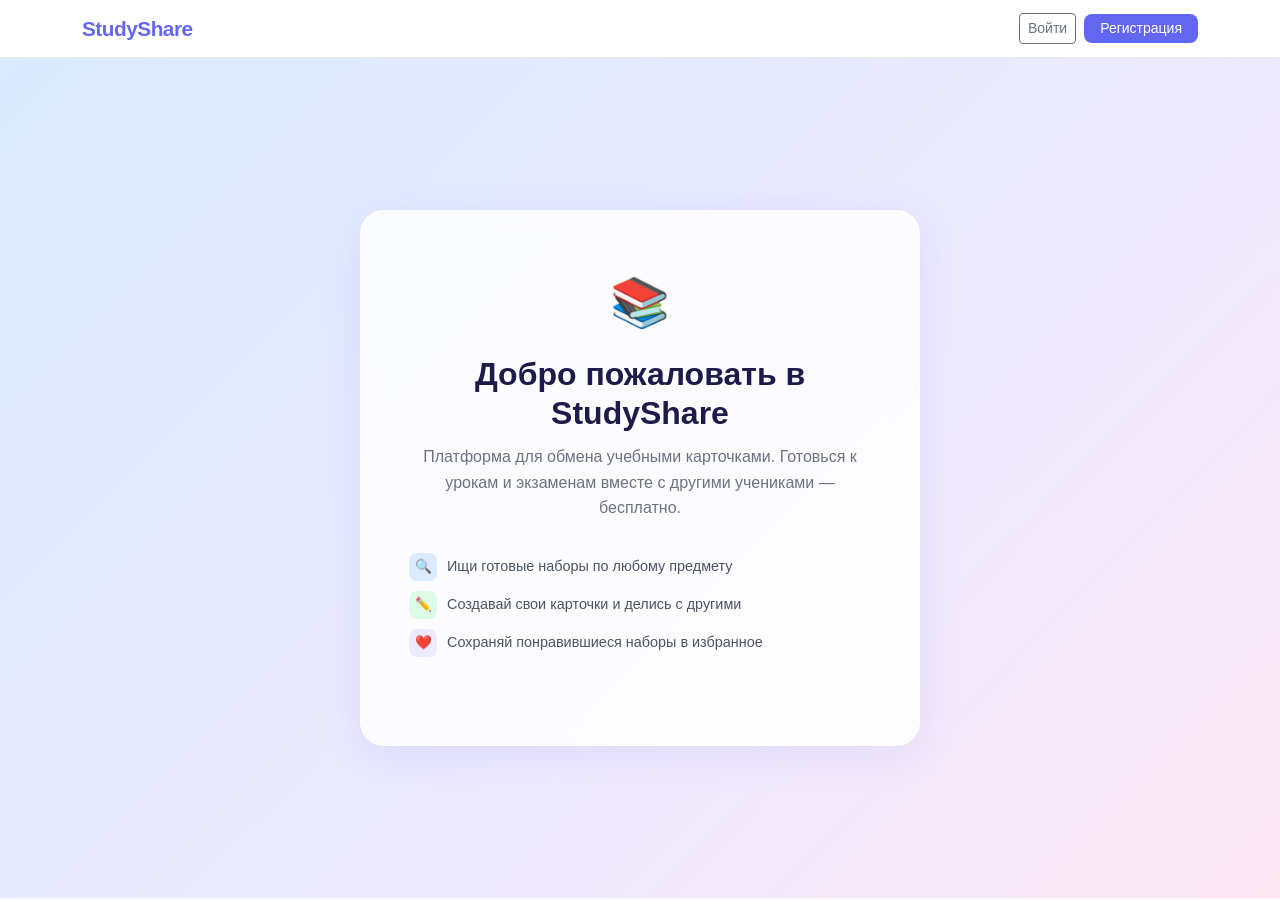
<file: frontend/index.html>
<!DOCTYPE html>
<html lang="ru">
<head>
  <meta charset="UTF-8">
  <meta name="viewport" content="width=device-width, initial-scale=1.0">
  <title>StudyShare</title>
  <link href="https://cdn.jsdelivr.net/npm/bootstrap@5.3.0/dist/css/bootstrap.min.css" rel="stylesheet">
  <link href="style.css" rel="stylesheet">
  <style>
    /* Лендинг для незалогиненных */
    .landing-section {
      min-height: calc(100vh - 60px);
      display: flex;
      align-items: center;
      background: linear-gradient(135deg, var(--pastel-blue) 0%, var(--pastel-purple) 60%, var(--pastel-pink) 100%);
    }

    .landing-card {
      background: rgba(255,255,255,0.85);
      backdrop-filter: blur(10px);
      border: 1.5px solid rgba(255,255,255,0.9);
      border-radius: 24px;
      padding: 56px 48px;
      max-width: 560px;
      margin: 0 auto;
      box-shadow: 0 8px 40px rgba(99,102,241,0.1);
    }

    .landing-emoji {
      font-size: 3rem;
      margin-bottom: 16px;
      display: block;
    }

    .landing-card h1 {
      font-size: 2rem;
      font-weight: 800;
      color: var(--text-main);
      line-height: 1.2;
      margin-bottom: 12px;
    }

    .landing-card p {
      color: #6b7280;
      font-size: 1rem;
      line-height: 1.6;
      margin-bottom: 32px;
    }

    .landing-features {
      display: flex;
      flex-direction: column;
      gap: 10px;
      margin-bottom: 32px;
    }

    .landing-feature {
      display: flex;
      align-items: center;
      gap: 10px;
      font-size: 0.9rem;
      color: #4b5563;
    }

    .landing-feature-icon {
      width: 28px;
      height: 28px;
      border-radius: 8px;
      display: flex;
      align-items: center;
      justify-content: center;
      font-size: 0.85rem;
      flex-shrink: 0;
    }

    @media (max-width: 576px) {
      .landing-card {
        padding: 36px 24px;
        margin: 20px;
      }
      .landing-card h1 {
        font-size: 1.6rem;
      }
    }
  </style>
</head>
<body>

  <!-- Navbar -->
  <nav class="navbar navbar-expand-lg">
    <div class="container">
      <a class="navbar-brand" href="index.html">StudyShare</a>
      <div class="ms-auto d-flex gap-2 align-items-center" id="nav-auth">
        <a href="login.html" class="btn btn-outline-secondary btn-sm">Войти</a>
        <a href="register.html" class="btn btn-accent btn-sm px-3">Регистрация</a>
      </div>
      <div class="ms-auto d-flex gap-2 align-items-center" id="nav-user" style="display:none!important">
        <a href="profile.html" class="btn btn-outline-secondary btn-sm">Мой профиль</a>
        <button onclick="logout()" class="btn btn-accent btn-sm px-3">Выйти</button>
      </div>
    </div>
  </nav>

  <!-- Лендинг для незалогиненных -->
  <section class="landing-section" id="landing">
    <div class="container">
      <div class="landing-card text-center">
        <span class="landing-emoji">📚</span>
        <h1>Добро пожаловать в StudyShare</h1>
        <p>Платформа для обмена учебными карточками. Готовься к урокам и экзаменам вместе с другими учениками — бесплатно.</p>

        <div class="landing-features text-start">
          <div class="landing-feature">
            <div class="landing-feature-icon" style="background:var(--pastel-blue)">🔍</div>
            <span>Ищи готовые наборы по любому предмету</span>
          </div>
          <div class="landing-feature">
            <div class="landing-feature-icon" style="background:var(--pastel-green)">✏️</div>
            <span>Создавай свои карточки и делись с другими</span>
          </div>
          <div class="landing-feature">
            <div class="landing-feature-icon" style="background:var(--pastel-purple)">❤️</div>
            <span>Сохраняй понравившиеся наборы в избранное</span>
          </div>
        </div>
      </div>
    </div>
  </section>

  <!-- Главная для залогиненных -->
  <div id="main-content" style="display:none">

    <!-- Hero -->
    <section class="hero-section text-center">
      <div class="container">
        <h1 class="display-5 fw-bold mb-2">Учись с карточками</h1>
        <p class="text-muted mb-4" style="color:#4b5563!important">Бесплатные наборы от таких же школьников и студентов</p>
        <div class="search-bar mx-auto">
          <div class="input-group">
            <input type="text" class="form-control form-control-lg" id="search-input" placeholder="Поиск по названию набора...">
            <button class="btn" id="search-btn">Найти</button>
          </div>
        </div>
      </div>
    </section>

    <!-- Filters -->
    <section class="py-3 border-bottom bg-white">
      <div class="container d-flex flex-wrap gap-2 align-items-center">
        <span class="text-muted small me-1">Предмет:</span>
        <div id="subject-filters" class="d-flex flex-wrap gap-2">
          <span class="badge-filter active" data-subject="">Все</span>
        </div>
        <div class="ms-auto">
          <select class="form-select form-select-sm w-auto" id="grade-select">
            <option value="">Все классы</option>
            <option>5 класс</option>
            <option>6 класс</option>
            <option>7 класс</option>
            <option>8 класс</option>
            <option>9 класс</option>
            <option>10 класс</option>
            <option>11 класс</option>
            <option>1 курс</option>
            <option>2 курс</option>
            <option>3 курс</option>
            <option>4 курс</option>
          </select>
        </div>
      </div>
    </section>

    <!-- Sets -->
    <section class="py-5">
      <div class="container">
        <div class="d-flex justify-content-between align-items-center mb-4 flex-wrap gap-2">
          <h5 class="mb-0 fw-semibold">Наборы карточек</h5>
          <select class="form-select form-select-sm w-auto" id="sort-select">
            <option value="popular">По популярности</option>
            <option value="new">По дате</option>
          </select>
        </div>
        <div id="sets-container" class="row g-3">
          <div class="col-12 text-center text-muted py-5">Загрузка...</div>
        </div>
      </div>
    </section>

    <footer class="border-top py-4 text-center text-muted small">
      © 2025 StudyShare
    </footer>

  </div>

  <script src="https://cdn.jsdelivr.net/npm/bootstrap@5.3.0/dist/js/bootstrap.bundle.min.js"></script>
  <script src="api.js"></script>
  <script>
    let currentSubject = '';
    let currentSearch = '';
    let currentSort = 'popular';
    let currentGrade = '';

    const user = getCurrentUser();

    updateNavbar();

    if (user) {
      // Залогинен — показываем основной контент
      document.getElementById('landing').style.display = 'none';
      document.getElementById('main-content').style.display = 'block';
      updateNavbar();
      initMain();
    } else {
      // Не залогинен — показываем лендинг
      document.getElementById('landing').style.display = 'flex';
      document.getElementById('main-content').style.display = 'none';
    }

    async function loadSubjectFilters() {
      try {
        const subjects = await apiRequest('GET', '/sets/subjects');
        const container = document.getElementById('subject-filters');
        container.innerHTML = '<span class="badge-filter active" data-subject="">Все</span>';
        subjects.forEach(s => {
          const span = document.createElement('span');
          span.className = 'badge-filter';
          span.dataset.subject = s;
          span.textContent = s;
          container.appendChild(span);
        });
        // Переподключаем обработчики
        container.querySelectorAll('.badge-filter').forEach(btn => {
          btn.addEventListener('click', () => {
            container.querySelectorAll('.badge-filter').forEach(b => b.classList.remove('active'));
            btn.classList.add('active');
            currentSubject = btn.dataset.subject;
            loadSets();
          });
        });
      } catch(e) {}
    }

    function initMain() {
      loadSubjectFilters();

      document.querySelectorAll('.badge-filter').forEach(btn => {
        btn.addEventListener('click', () => {
          document.querySelectorAll('.badge-filter').forEach(b => b.classList.remove('active'));
          btn.classList.add('active');
          currentSubject = btn.dataset.subject;
          loadSets();
        });
      });

      document.getElementById('search-btn').addEventListener('click', () => {
        currentSearch = document.getElementById('search-input').value.trim();
        loadSets();
      });

      // Поиск в реальном времени с задержкой 300мс
      let searchTimer = null;
      document.getElementById('search-input').addEventListener('input', e => {
        clearTimeout(searchTimer);
        searchTimer = setTimeout(() => {
          currentSearch = e.target.value.trim();
          loadSets();
        }, 300);
      });

      document.getElementById('search-input').addEventListener('keydown', e => {
        if (e.key === 'Enter') {
          clearTimeout(searchTimer);
          currentSearch = e.target.value.trim();
          loadSets();
        }
      });

      document.getElementById('sort-select').addEventListener('change', e => {
        currentSort = e.target.value;
        loadSets();
      });

      document.getElementById('grade-select').addEventListener('change', e => {
        currentGrade = e.target.value;
        loadSets();
      });

      loadSets();
    }

    async function loadSets() {
      const container = document.getElementById('sets-container');
      container.innerHTML = '<div class="col-12 text-center text-muted py-5">Загрузка...</div>';

      try {
        let url = '/sets/?sort=' + currentSort;
        if (currentSubject) url += '&subject=' + encodeURIComponent(currentSubject);
        if (currentSearch) url += '&search=' + encodeURIComponent(currentSearch);
        if (currentGrade) url += '&grade=' + encodeURIComponent(currentGrade);

        const sets = await apiRequest('GET', url);

        if (sets.length === 0) {
          container.innerHTML = '<div class="col-12 text-center text-muted py-5">Наборов пока нет — <a href="create.html">создай первый!</a></div>';
          return;
        }

        container.innerHTML = sets.map(s => {
          const liked = localStorage.getItem('liked_' + s.id) === '1';
          return `
            <div class="col-sm-6 col-md-4 col-lg-3">
              <div class="set-card">
                <a href="set.html?id=${s.id}" class="text-decoration-none d-block">
                  <div class="set-card-subject ${getSubjectClass(s.subject)}">${escapeHtml(s.subject)}${s.grade ? ' · ' + escapeHtml(s.grade) : ''}</div>
                  <div class="set-card-title">${escapeHtml(s.title)}</div>
                </a>
                <div class="set-card-meta">
                  <span>${cardWord(s.cards_count)}</span>
                  <button class="like-btn-small ${liked ? 'liked' : ''}" onclick="toggleLikeCard(this, ${s.id})" data-count="${s.likes_count}" style="${liked ? 'color:#a21caf' : ''}">
                    ${liked ? '❤️' : '🤍'} <span class="like-num">${s.likes_count}</span>
                  </button>
                </div>
                <div class="set-card-author">@${escapeHtml(s.author_username)}</div>
              </div>
            </div>
          `;
        }).join('');
      } catch (e) {
        container.innerHTML = '<div class="col-12 text-center text-muted py-5">Ошибка загрузки</div>';
      }
    }

    async function toggleLikeCard(btn, setId) {
      const liked = localStorage.getItem('liked_' + setId) === '1';
      const action = liked ? 'remove' : 'add';
      try {
        const res = await apiRequest('POST', '/sets/' + setId + '/favorite', { action });
        const newLiked = !liked;
        localStorage.setItem('liked_' + setId, newLiked ? '1' : '0');
        btn.querySelector('.like-num').textContent = res.likes_count;
        btn.dataset.count = res.likes_count;
        if (newLiked) {
          btn.classList.add('liked');
          btn.style.color = '#a21caf';
          btn.firstChild.textContent = '❤️ ';
        } else {
          btn.classList.remove('liked');
          btn.style.color = '';
          btn.firstChild.textContent = '🤍 ';
        }
      } catch(e) {
        console.error(e);
      }
    }

    function escapeHtml(str) {
      return String(str).replace(/&/g,'&amp;').replace(/</g,'&lt;').replace(/>/g,'&gt;');
    }

    function logout() {
      clearAuth();
      window.location.href = 'index.html';
    }
  </script>
</body>
</html>
</file>
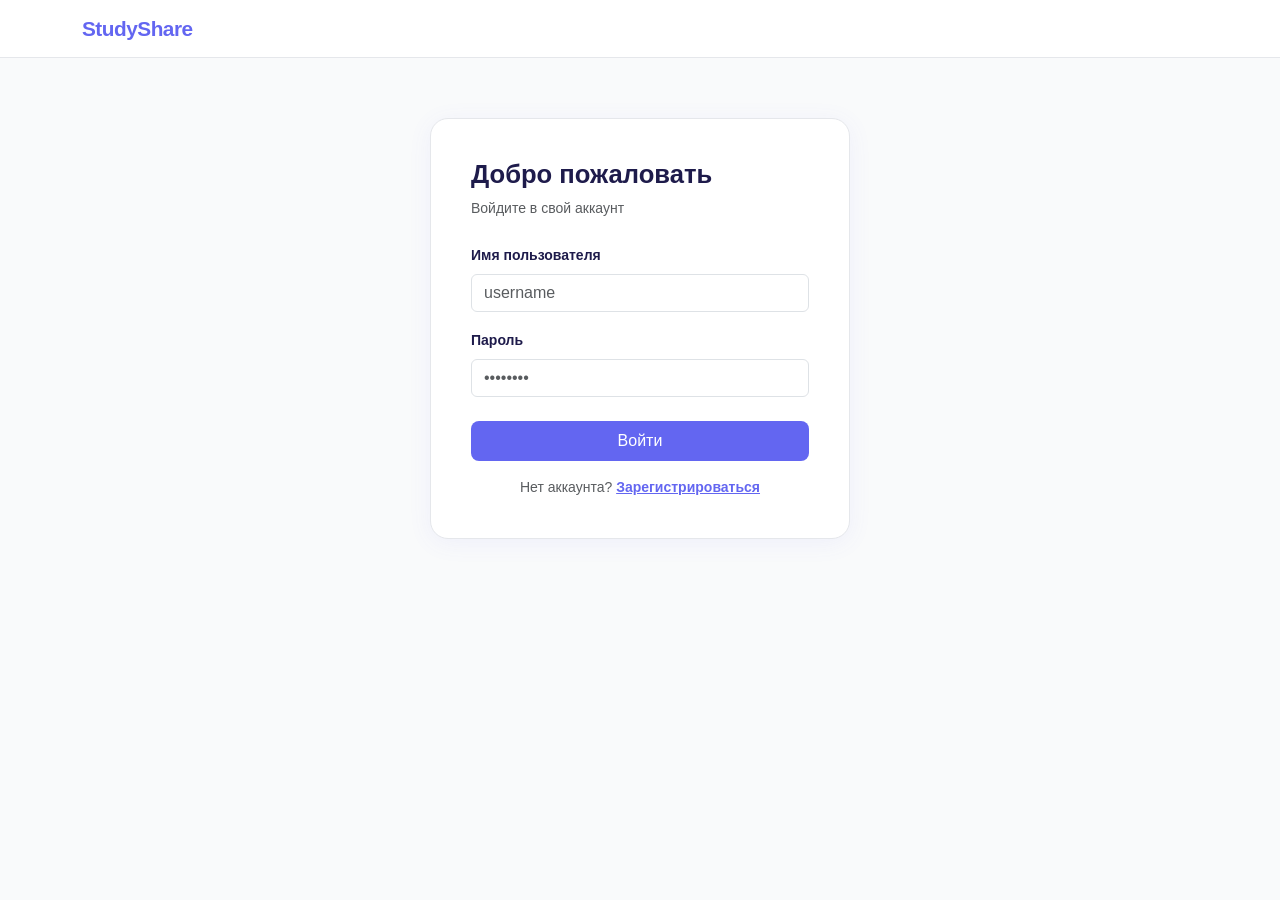
<file: frontend/create.html>
<!DOCTYPE html>
<html lang="ru">
<head>
  <meta charset="UTF-8">
  <meta name="viewport" content="width=device-width, initial-scale=1.0">
  <title>StudyShare — Создать набор</title>
  <link href="https://cdn.jsdelivr.net/npm/bootstrap@5.3.0/dist/css/bootstrap.min.css" rel="stylesheet">
  <link href="style.css" rel="stylesheet">
</head>
<body>

  <nav class="navbar">
    <div class="container d-flex justify-content-between align-items-center">
      <a class="navbar-brand" href="index.html">StudyShare</a>
      <div class="d-flex gap-2">
        <a href="profile.html" class="btn btn-outline-secondary btn-sm">Отмена</a>
        <button class="btn btn-accent btn-sm px-4" id="publish-btn">Опубликовать</button>
      </div>
    </div>
  </nav>

  <div class="container py-5" style="max-width: 720px;">
    <h2 class="fw-bold mb-4" id="page-title">Новый набор</h2>

    <div id="msg" style="display:none" class="mb-3"></div>

    <!-- Мета набора -->
    <div class="bg-white border rounded-3 p-4 mb-4">
      <div class="row g-3">
        <div class="col-md-6">
          <label class="form-label small fw-semibold">Название набора</label>
          <input type="text" class="form-control" id="title" placeholder="Например: Неправильные глаголы">
        </div>
        <div class="col-md-3">
          <label class="form-label small fw-semibold">Предмет</label>
          <select class="form-select" id="subject">
            <option value="">Выбрать...</option>
          </select>
          <div class="mt-2" id="new-subject-block" style="display:none">
            <input type="text" class="form-control form-control-sm" id="new-subject-input" placeholder="Название предмета">
          </div>
          <div class="mt-1">
            <a href="#" class="small" style="color:var(--accent)" onclick="toggleNewSubject(event)">+ Добавить новый предмет</a>
          </div>
        </div>
        <div class="col-md-3">
          <label class="form-label small fw-semibold">Класс</label>
          <select class="form-select" id="grade">
            <option value="">Выбрать...</option>
            <option>5 класс</option>
            <option>6 класс</option>
            <option>7 класс</option>
            <option>8 класс</option>
            <option>9 класс</option>
            <option>10 класс</option>
            <option>11 класс</option>
            <option>1 курс</option>
            <option>2 курс</option>
            <option>3 курс</option>
            <option>4 курс</option>
          </select>
        </div>
      </div>
    </div>

    <!-- Карточки -->
    <h6 class="fw-semibold mb-3" style="color:var(--text-muted)">Карточки</h6>
    <div id="cards-list" class="d-flex flex-column gap-2 mb-3"></div>

    <button class="btn btn-outline-secondary w-100 py-2" onclick="addCard()">+ Добавить карточку</button>

    <div class="mt-4 text-end">
      <button class="btn btn-accent px-5 py-2" id="publish-btn2">Опубликовать набор</button>
    </div>
  </div>

  <script src="api.js"></script>
  <script>
    // Если не залогинен — на логин
    if (!getCurrentUser()) window.location.href = 'login.html';

    const params = new URLSearchParams(window.location.search);
    const editId = params.get('edit');
    let cardCount = 0;

    // Загружаем предметы из API
    async function loadSubjects() {
      try {
        const subjects = await apiRequest('GET', '/sets/subjects');
        const select = document.getElementById('subject');
        select.innerHTML = '<option value="">Выбрать...</option>';
        subjects.forEach(s => {
          const opt = document.createElement('option');
          opt.value = s;
          opt.textContent = s;
          select.appendChild(opt);
        });
      } catch(e) {
        // Если не загрузилось — оставляем пустой список
      }
    }

    function toggleNewSubject(e) {
      e.preventDefault();
      const block = document.getElementById('new-subject-block');
      const isVisible = block.style.display !== 'none';
      block.style.display = isVisible ? 'none' : 'block';
      if (!isVisible) {
        document.getElementById('subject').value = '';
        document.getElementById('new-subject-input').focus();
      }
    }

    function getSelectedSubject() {
      const newBlock = document.getElementById('new-subject-block');
      if (newBlock.style.display !== 'none') {
        return document.getElementById('new-subject-input').value.trim();
      }
      return document.getElementById('subject').value;
    }

    loadSubjects();

    // Режим редактирования
    if (editId) {
      document.getElementById('page-title').textContent = 'Редактировать набор';
      document.getElementById('publish-btn').textContent = 'Сохранить';
      document.getElementById('publish-btn2').textContent = 'Сохранить изменения';
      loadForEdit();
    } else {
      addCard();
      addCard();
    }

    async function loadForEdit() {
      try {
        const data = await apiRequest('GET', '/sets/' + editId);
        document.getElementById('title').value = data.title;
        document.getElementById('subject').value = data.subject;
        document.getElementById('grade').value = data.grade || '';
        data.cards.forEach(c => addCard(c.question, c.answer));
      } catch (e) {
        showError('msg', 'Не удалось загрузить набор');
      }
    }

    function addCard(question = '', answer = '') {
      cardCount++;
      const list = document.getElementById('cards-list');
      const div = document.createElement('div');
      div.className = 'create-card-row';
      div.dataset.index = cardCount;
      div.innerHTML = `
        <span class="text-muted small pt-2 fw-semibold" style="min-width:24px;">${cardCount}</span>
        <div class="flex-grow-1">
          <input type="text" class="form-control mb-2 card-question" placeholder="Вопрос" value="${escapeAttr(question)}">
          <input type="text" class="form-control card-answer" placeholder="Ответ" value="${escapeAttr(answer)}">
        </div>
        <button class="btn btn-sm text-muted mt-1" onclick="removeCard(this)" title="Удалить карточку">✕</button>
      `;
      list.appendChild(div);
      if (!question) div.querySelector('.card-question').focus();
    }

    function removeCard(btn) {
      const rows = document.querySelectorAll('.create-card-row');
      if (rows.length <= 1) {
        showError('msg', 'Должна быть хотя бы одна карточка');
        return;
      }
      btn.closest('.create-card-row').remove();
    }

    function getCardsData() {
      const rows = document.querySelectorAll('.create-card-row');
      return Array.from(rows).map(row => ({
        question: row.querySelector('.card-question').value.trim(),
        answer: row.querySelector('.card-answer').value.trim()
      }));
    }

    async function publish() {
      hideMessage('msg');

      const title = document.getElementById('title').value.trim();
      const subject = getSelectedSubject();
      const grade = document.getElementById('grade').value;
      const cards = getCardsData();

      if (!title) { showError('msg', 'Введите название набора'); return; }
      if (!subject) { showError('msg', 'Выберите предмет'); return; }
      if (!grade) { showError('msg', 'Выберите класс'); return; }

      const emptyCard = cards.findIndex(c => !c.question || !c.answer);
      if (emptyCard !== -1) {
        showError('msg', `Карточка ${emptyCard + 1}: заполните вопрос и ответ`);
        return;
      }
      if (cards.length === 0) { showError('msg', 'Добавьте хотя бы одну карточку'); return; }

      const btn = document.getElementById('publish-btn');
      btn.disabled = true;
      btn.textContent = 'Сохраняем...';

      try {
        let result;
        if (editId) {
          result = await apiRequest('PUT', '/sets/' + editId, { title, subject, grade, cards });
        } else {
          result = await apiRequest('POST', '/sets/', { title, subject, grade, cards, username: getCurrentUser()?.username || '' });
        }
        window.location.href = 'set.html?id=' + result.id;
      } catch (e) {
        showError('msg', e.message);
        btn.disabled = false;
        btn.textContent = editId ? 'Сохранить' : 'Опубликовать';
      }
    }

    document.getElementById('publish-btn').addEventListener('click', publish);
    document.getElementById('publish-btn2').addEventListener('click', publish);

    function escapeAttr(str) {
      return String(str || '').replace(/"/g, '&quot;').replace(/</g, '&lt;').replace(/>/g, '&gt;');
    }
  </script>
</body>
</html>
</file>
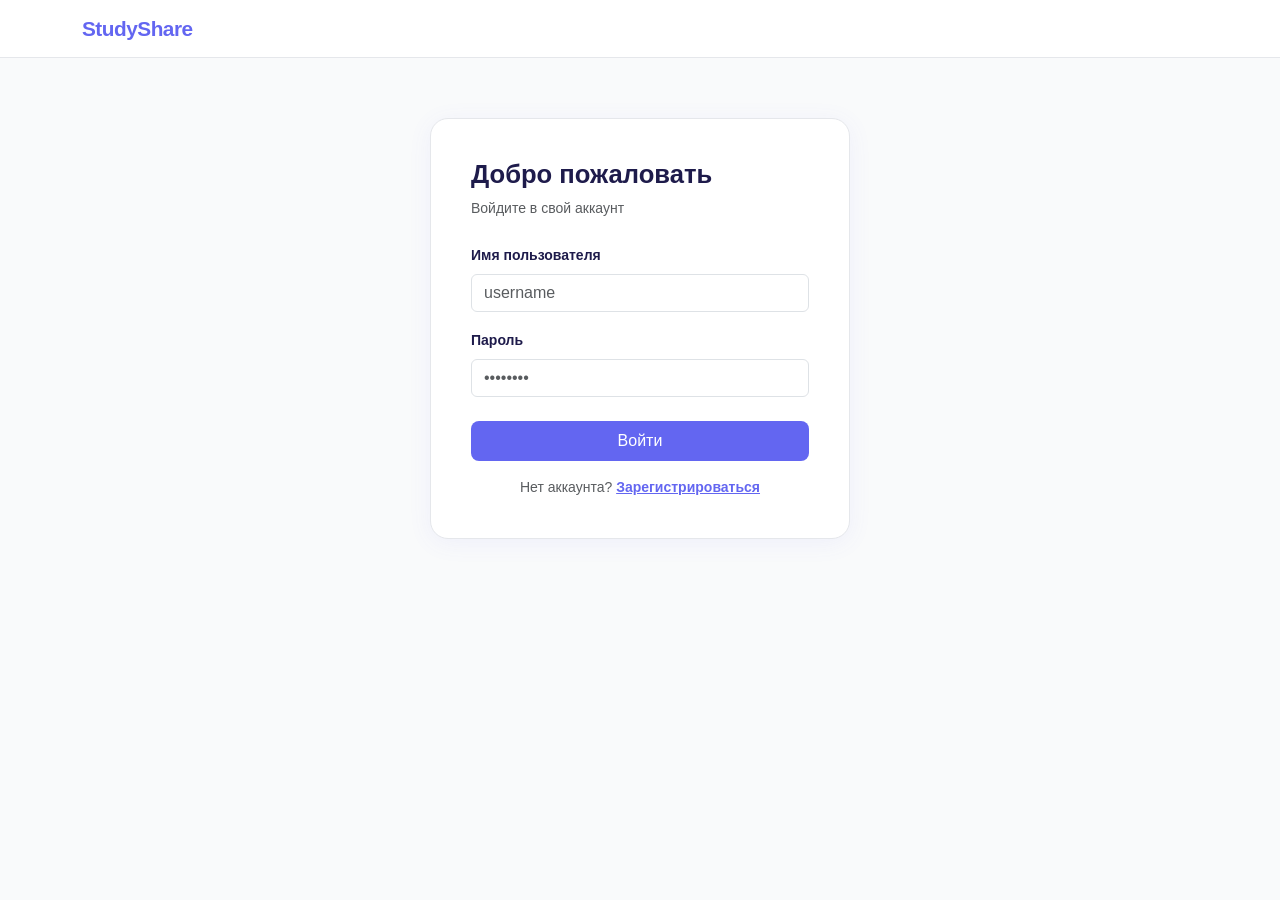
<file: frontend/login.html>
<!DOCTYPE html>
<html lang="ru">
<head>
  <meta charset="UTF-8">
  <meta name="viewport" content="width=device-width, initial-scale=1.0">
  <title>StudyShare — Вход</title>
  <link href="https://cdn.jsdelivr.net/npm/bootstrap@5.3.0/dist/css/bootstrap.min.css" rel="stylesheet">
  <link href="style.css" rel="stylesheet">
</head>
<body>

  <nav class="navbar">
    <div class="container">
      <a class="navbar-brand" href="index.html">StudyShare</a>
    </div>
  </nav>

  <div class="container">
    <div class="auth-card">
      <h2>Добро пожаловать</h2>
      <p class="text-muted small mb-4">Войдите в свой аккаунт</p>

      <div id="msg"></div>

      <div class="mb-3">
        <label class="form-label small fw-semibold">Имя пользователя</label>
        <input type="text" class="form-control" id="username" placeholder="username" autocomplete="username">
      </div>
      <div class="mb-4">
        <label class="form-label small fw-semibold">Пароль</label>
        <input type="password" class="form-control" id="password" placeholder="••••••••" autocomplete="current-password">
      </div>

      <button class="btn btn-accent w-100 mb-3 py-2" id="login-btn">Войти</button>

      <p class="text-center text-muted small mb-0">
        Нет аккаунта? <a href="register.html" class="fw-semibold" style="color:var(--accent)">Зарегистрироваться</a>
      </p>
    </div>
  </div>

  <script src="api.js"></script>
  <script>
    // Если уже залогинен — на главную
    if (getCurrentUser()) window.location.href = 'index.html';

    async function doLogin() {
      hideMessage('msg');
      const username = document.getElementById('username').value.trim();
      const password = document.getElementById('password').value;

      if (!username) { showError('msg', 'Введите имя пользователя'); return; }
      if (!password) { showError('msg', 'Введите пароль'); return; }

      const btn = document.getElementById('login-btn');
      btn.disabled = true;
      btn.textContent = 'Входим...';

      try {
        const data = await apiRequest('POST', '/auth/login', { username, password });
        saveAuth(data.token, data.user);
        window.location.href = 'index.html';
      } catch (e) {
        showError('msg', e.message);
        btn.disabled = false;
        btn.textContent = 'Войти';
      }
    }

    document.getElementById('login-btn').addEventListener('click', doLogin);
    document.getElementById('password').addEventListener('keydown', e => {
      if (e.key === 'Enter') doLogin();
    });
  </script>
</body>
</html>
</file>
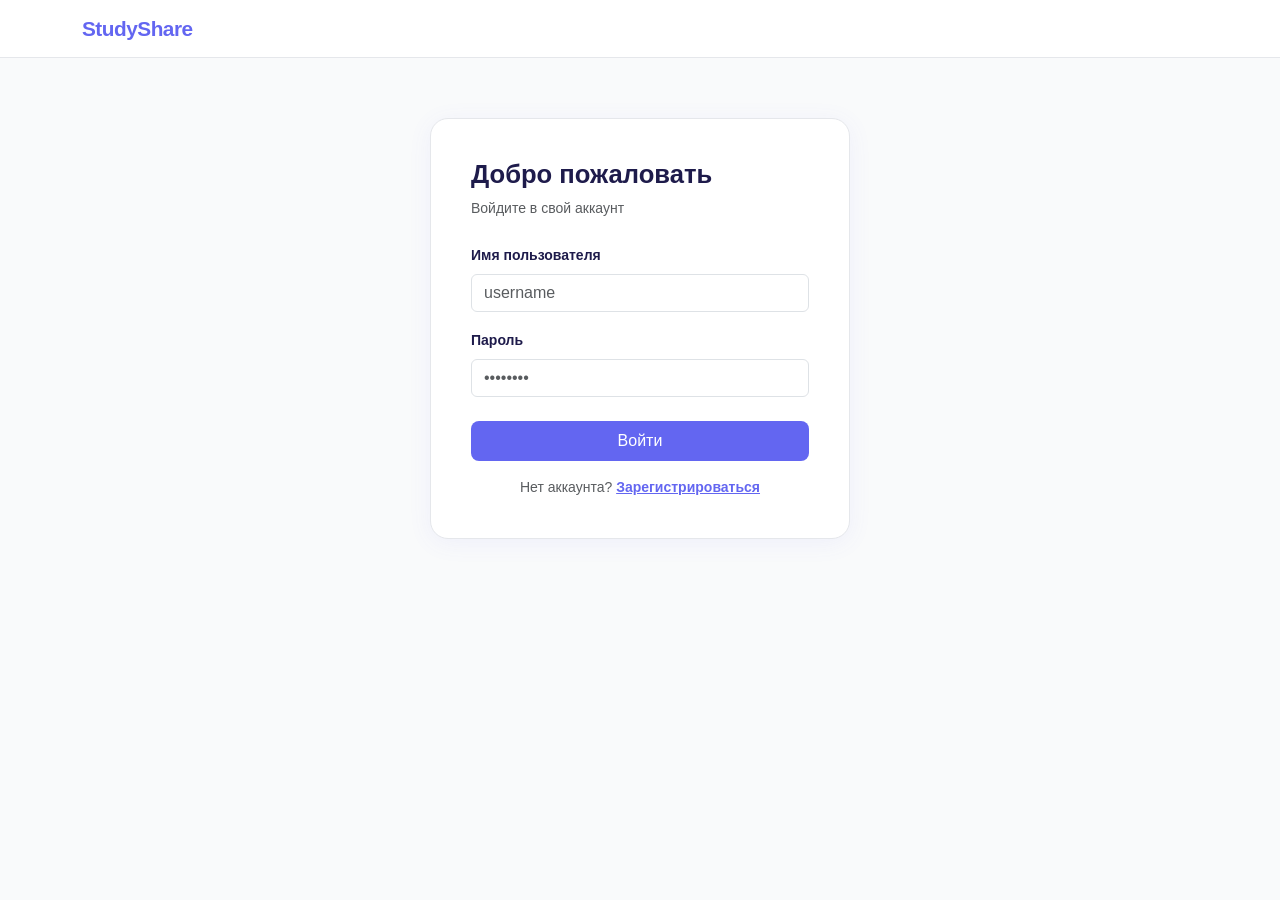
<file: frontend/profile.html>
<!DOCTYPE html>
<html lang="ru">
<head>
  <meta charset="UTF-8">
  <meta name="viewport" content="width=device-width, initial-scale=1.0">
  <title>StudyShare — Профиль</title>
  <link href="https://cdn.jsdelivr.net/npm/bootstrap@5.3.0/dist/css/bootstrap.min.css" rel="stylesheet">
  <link href="style.css" rel="stylesheet">
</head>
<body>

  <nav class="navbar navbar-expand-lg">
    <div class="container">
      <a class="navbar-brand" href="index.html">StudyShare</a>
      <div class="ms-auto d-flex gap-2">
        <button class="btn btn-outline-danger btn-sm" onclick="logout()">Выйти</button>
      </div>
    </div>
  </nav>

  <!-- Profile header -->
  <div class="profile-header">
    <div class="container">
      <div class="d-flex align-items-center gap-3">
        <div class="avatar-circle" id="avatar">?</div>
        <div>
          <h2 class="fw-bold mb-0" id="profile-username">...</h2>
          <div class="text-muted small mt-1" id="profile-stats"></div>
        </div>
      </div>
    </div>
  </div>

  <!-- Tabs -->
  <div class="bg-white border-bottom">
    <div class="container">
      <ul class="nav tab-nav">
        <li class="nav-item">
          <a class="nav-link active" href="#" onclick="switchTab(event, 'my')">Мои наборы</a>
        </li>
        <li class="nav-item">
          <a class="nav-link" href="#" onclick="switchTab(event, 'fav')">Лайки</a>
        </li>
      </ul>
    </div>
  </div>

  <!-- My sets -->
  <section class="py-5" id="tab-my">
    <div class="container">
      <div class="row g-3" id="my-sets-row">
        <div class="col-sm-6 col-md-4 col-lg-3">
          <a href="create.html" class="text-decoration-none d-flex flex-column align-items-center justify-content-center"
            style="height:100%; min-height:180px; background:#fff; border: 2px dashed #c4b5fd; border-radius:14px; color:#6366f1;">
            <span style="font-size:2.5rem; line-height:1;">+</span>
            <span class="fw-semibold mt-2" style="font-size:0.95rem;">Создать набор</span>
          </a>
        </div>
      </div>
    </div>
  </section>

  <!-- Favorites -->
  <section class="py-5 d-none" id="tab-fav">
    <div class="container">
      <div id="fav-sets" class="row g-3">
        <div class="col-12 text-center text-muted py-4">Загрузка...</div>
      </div>
    </div>
  </section>

  <footer class="border-top py-4 text-center text-muted small">© 2025 StudyShare</footer>

  <script src="https://cdn.jsdelivr.net/npm/bootstrap@5.3.0/dist/js/bootstrap.bundle.min.js"></script>
  <script src="api.js"></script>
  <script>
    const user = getCurrentUser();
    if (!user) window.location.href = 'login.html';

    document.getElementById('avatar').textContent = user.username[0].toUpperCase();
    document.getElementById('profile-username').textContent = '@' + user.username;

    async function loadMySets() {
      try {
        const sets = await apiRequest('GET', '/sets/my?username=' + encodeURIComponent(user.username));
        const row = document.getElementById('my-sets-row');

        // Удаляем старые динамические карточки
        row.querySelectorAll('.dynamic-set').forEach(el => el.remove());

        sets.forEach(s => {
          const col = document.createElement('div');
          col.className = 'col-sm-6 col-md-4 col-lg-3 dynamic-set';
          col.id = 'set-' + s.id;
          col.innerHTML = `
            <div class="set-card h-100">
              <div class="set-card-subject ${getSubjectClass(s.subject)}">${escapeHtml(s.subject)}${s.grade ? ' · ' + escapeHtml(s.grade) : ''}</div>
              <div class="set-card-title">${escapeHtml(s.title)}</div>
              <div class="set-card-meta">
                <span>${cardWord(s.cards_count)}</span>
                <span>❤️ ${s.likes_count}</span>
              </div>
              <div class="d-flex gap-2 mt-3">
                <a href="study.html?id=${s.id}" class="btn btn-accent btn-sm flex-grow-1">Учить</a>
                <a href="create.html?edit=${s.id}" class="btn btn-outline-secondary btn-sm">✏️</a>
                <button class="btn btn-outline-danger btn-sm" onclick="deleteSet(${s.id})">🗑</button>
              </div>
            </div>
          `;
          row.appendChild(col);
        });

        document.getElementById('profile-stats').textContent = setWord(sets.length);
      } catch (e) {
        console.error(e);
      }
    }

    async function loadFavSets() {
      const container = document.getElementById('fav-sets');
      try {
        // Берём лайкнутые id из localStorage
        const likedIds = [];
        for (let i = 0; i < localStorage.length; i++) {
          const key = localStorage.key(i);
          if (key && key.startsWith('liked_') && localStorage.getItem(key) === '1') {
            likedIds.push(parseInt(key.replace('liked_', '')));
          }
        }

        if (likedIds.length === 0) {
          container.innerHTML = '<div class="col-12 text-center text-muted py-4">Нет лайкнутых наборов</div>';
          return;
        }

        // Загружаем все наборы и фильтруем по id
        const allSets = await apiRequest('GET', '/sets/?sort=popular');
        const sets = allSets.filter(s => likedIds.includes(s.id));

        if (sets.length === 0) {
          container.innerHTML = '<div class="col-12 text-center text-muted py-4">Нет лайкнутых наборов</div>';
          return;
        }

        container.innerHTML = sets.map(s => `
          <div class="col-sm-6 col-md-4 col-lg-3">
            <a href="set.html?id=${s.id}" class="set-card text-decoration-none">
              <div class="set-card-subject ${getSubjectClass(s.subject)}">${escapeHtml(s.subject)}${s.grade ? ' · ' + escapeHtml(s.grade) : ''}</div>
              <div class="set-card-title">${escapeHtml(s.title)}</div>
              <div class="set-card-meta">
                <span>${s.cards_count} карточек</span>
                <span>❤️ ${s.likes_count}</span>
              </div>
              <div class="set-card-author">@${escapeHtml(s.author_username)}</div>
            </a>
          </div>
        `).join('');
      } catch (e) {
        container.innerHTML = '<div class="col-12 text-muted">Ошибка загрузки</div>';
      }
    }

    async function deleteSet(id) {
      if (!confirm('Удалить этот набор?')) return;
      try {
        await apiRequest('DELETE', '/sets/' + id);
        document.getElementById('set-' + id).remove();
      } catch (e) {
        alert(e.message);
      }
    }

    function switchTab(e, tab) {
      e.preventDefault();
      document.querySelectorAll('.tab-nav .nav-link').forEach(l => l.classList.remove('active'));
      e.target.classList.add('active');
      document.getElementById('tab-my').classList.add('d-none');
      document.getElementById('tab-fav').classList.add('d-none');
      document.getElementById('tab-' + tab).classList.remove('d-none');
    }

    function logout() {
      clearAuth();
      window.location.href = 'index.html';
    }

    function escapeHtml(str) {
      return String(str || '').replace(/&/g,'&amp;').replace(/</g,'&lt;').replace(/>/g,'&gt;');
    }

    function setWord(n) {
      const abs = Math.abs(n) % 100;
      const n1 = abs % 10;
      if (abs > 10 && abs < 20) return n + ' наборов';
      if (n1 > 1 && n1 < 5) return n + ' набора';
      if (n1 === 1) return n + ' набор';
      return n + ' наборов';
    }

    loadMySets();
    loadFavSets();
  </script>
</body>
</html>
</file>
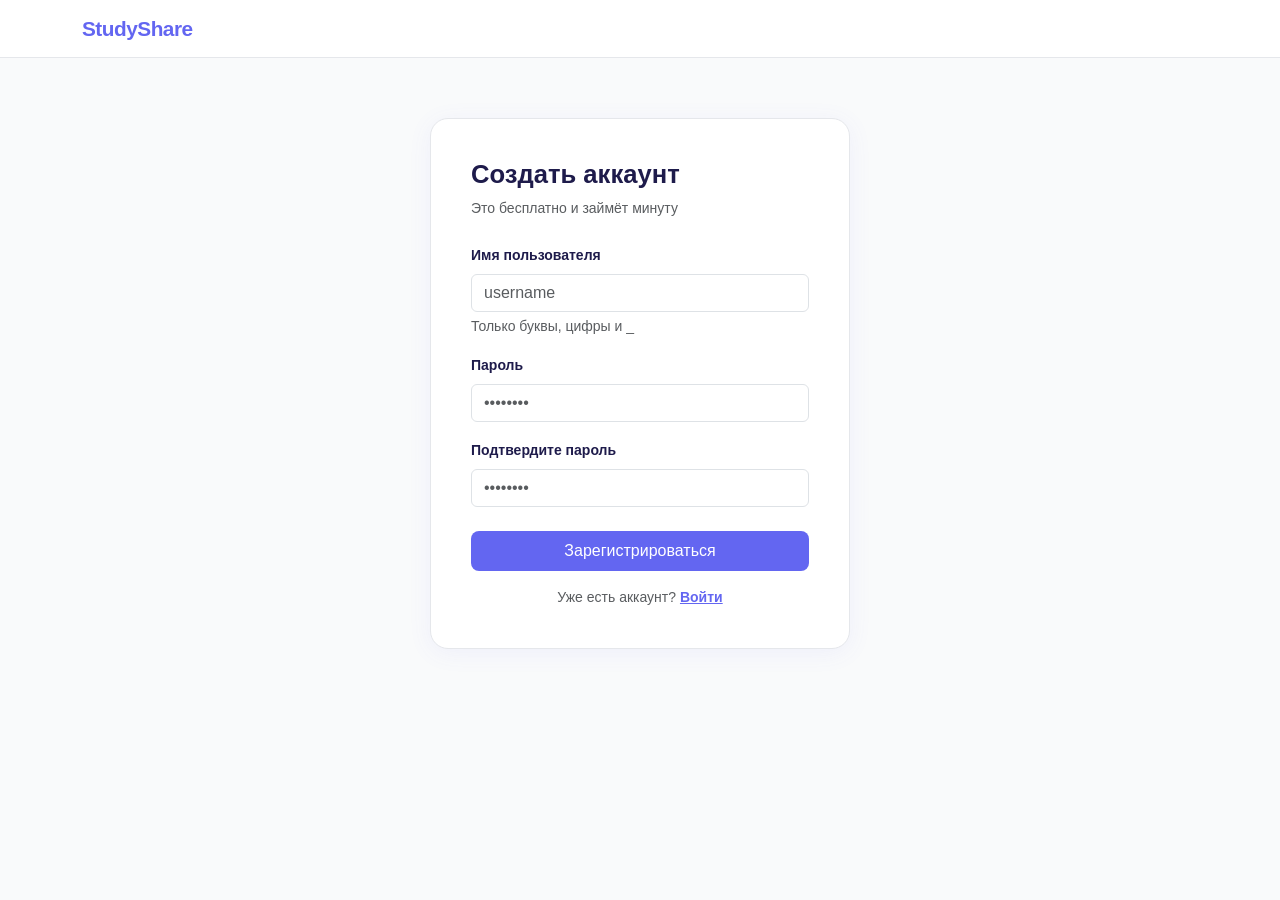
<file: frontend/register.html>
<!DOCTYPE html>
<html lang="ru">
<head>
  <meta charset="UTF-8">
  <meta name="viewport" content="width=device-width, initial-scale=1.0">
  <title>StudyShare — Регистрация</title>
  <link href="https://cdn.jsdelivr.net/npm/bootstrap@5.3.0/dist/css/bootstrap.min.css" rel="stylesheet">
  <link href="style.css" rel="stylesheet">
</head>
<body>

  <nav class="navbar">
    <div class="container">
      <a class="navbar-brand" href="index.html">StudyShare</a>
    </div>
  </nav>

  <div class="container">
    <div class="auth-card">
      <h2>Создать аккаунт</h2>
      <p class="text-muted small mb-4">Это бесплатно и займёт минуту</p>

      <div id="msg"></div>

      <div class="mb-3">
        <label class="form-label small fw-semibold">Имя пользователя</label>
        <input type="text" class="form-control" id="username" placeholder="username" autocomplete="username">
        <div class="form-text text-muted">Только буквы, цифры и _</div>
      </div>
      <div class="mb-3">
        <label class="form-label small fw-semibold">Пароль</label>
        <input type="password" class="form-control" id="password" placeholder="••••••••" autocomplete="new-password">
      </div>
      <div class="mb-4">
        <label class="form-label small fw-semibold">Подтвердите пароль</label>
        <input type="password" class="form-control" id="confirm" placeholder="••••••••" autocomplete="new-password">
      </div>

      <button class="btn btn-accent w-100 mb-3 py-2" id="reg-btn">Зарегистрироваться</button>

      <p class="text-center text-muted small mb-0">
        Уже есть аккаунт? <a href="login.html" class="fw-semibold" style="color:var(--accent)">Войти</a>
      </p>
    </div>
  </div>

  <script src="api.js"></script>
  <script>
    if (getCurrentUser()) window.location.href = 'index.html';

    async function doRegister() {
      hideMessage('msg');
      const username = document.getElementById('username').value.trim();
      const password = document.getElementById('password').value;
      const confirm = document.getElementById('confirm').value;

      if (!username) { showError('msg', 'Введите имя пользователя'); return; }
      if (username.length < 3) { showError('msg', 'Имя пользователя минимум 3 символа'); return; }
      if (!password) { showError('msg', 'Введите пароль'); return; }
      if (password.length < 6) { showError('msg', 'Пароль минимум 6 символов'); return; }
      if (password !== confirm) { showError('msg', 'Пароли не совпадают'); return; }

      const btn = document.getElementById('reg-btn');
      btn.disabled = true;
      btn.textContent = 'Регистрируем...';

      try {
        const data = await apiRequest('POST', '/auth/register', { username, password, confirm_password: confirm });
        saveAuth(data.token, data.user);
        window.location.href = 'index.html';
      } catch (e) {
        showError('msg', e.message);
        btn.disabled = false;
        btn.textContent = 'Зарегистрироваться';
      }
    }

    document.getElementById('reg-btn').addEventListener('click', doRegister);
    document.getElementById('confirm').addEventListener('keydown', e => {
      if (e.key === 'Enter') doRegister();
    });
  </script>
</body>
</html>
</file>
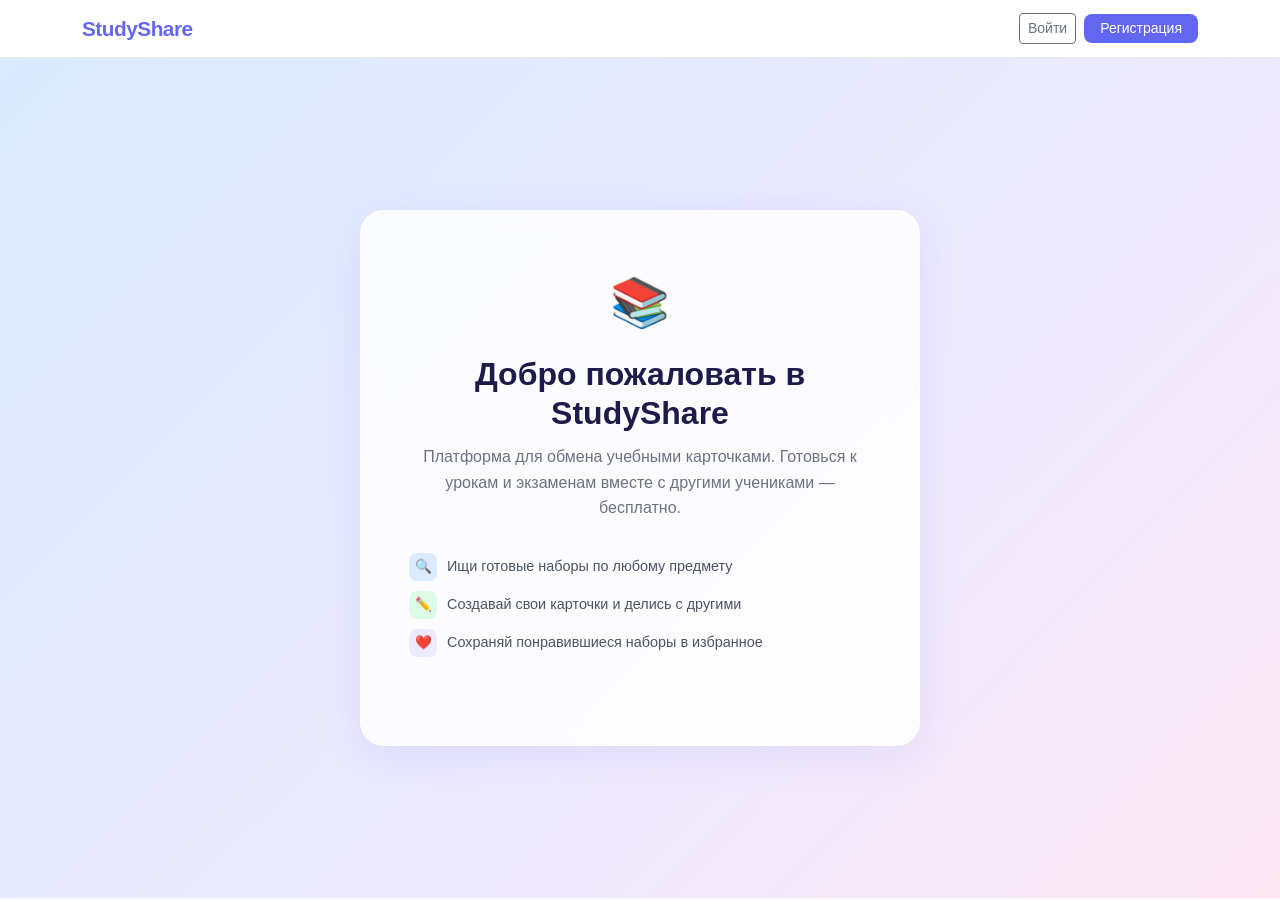
<file: frontend/study.html>
<!DOCTYPE html>
<html lang="ru">
<head>
  <meta charset="UTF-8">
  <meta name="viewport" content="width=device-width, initial-scale=1.0">
  <title>StudyShare — Изучение</title>
  <link href="https://cdn.jsdelivr.net/npm/bootstrap@5.3.0/dist/css/bootstrap.min.css" rel="stylesheet">
  <link href="style.css" rel="stylesheet">
</head>
<body>

  <nav class="navbar">
    <div class="container d-flex justify-content-between align-items-center">
      <a class="navbar-brand" href="index.html">StudyShare</a>
      <a href="#" id="back-btn" class="btn btn-outline-secondary btn-sm">← К набору</a>
    </div>
  </nav>

  <div class="container py-5" style="max-width: 640px;">

    <div id="loading" class="text-center text-muted py-5">Загрузка...</div>

    <div id="study-ui" style="display:none">
      <!-- Заголовок -->
      <div class="d-flex justify-content-between align-items-center mb-2">
        <span class="text-muted small fw-medium" id="set-title">...</span>
        <span class="text-muted small fw-semibold" id="card-counter">1 / 1</span>
      </div>

      <!-- Прогресс -->
      <div class="progress mb-4" style="height: 5px;">
        <div class="progress-bar" id="progress-bar" style="width: 0%"></div>
      </div>

      <!-- Карточка -->
      <div class="study-card mb-4" id="study-card" onclick="flipCard()">
        <div class="study-card-text" id="card-text">...</div>
        <div class="study-card-hint" id="card-hint">Нажмите, чтобы увидеть ответ</div>
      </div>

      <!-- Навигация -->
      <div class="d-flex justify-content-between align-items-center">
        <button class="btn btn-outline-secondary px-4" id="prev-btn" onclick="prevCard()">← Назад</button>
        <span class="text-muted small" id="flip-status">Вопрос</span>
        <button class="btn btn-accent px-4" id="next-btn" onclick="nextCard()">Далее →</button>
      </div>

      <!-- Финиш -->
      <div id="finish-block" class="text-center mt-4" style="display:none">
        <div class="alert-success mb-3">🎉 Вы просмотрели все карточки!</div>
        <button class="btn btn-outline-secondary me-2" onclick="restart()">Повторить</button>
        <a href="#" id="back-to-set" class="btn btn-accent">К набору</a>
      </div>
    </div>

  </div>

  <script src="api.js"></script>
  <script>
    const params = new URLSearchParams(window.location.search);
    const setId = params.get('id');
    if (!setId) window.location.href = 'index.html';

    document.getElementById('back-btn').href = 'set.html?id=' + setId;
    document.getElementById('back-to-set').href = 'set.html?id=' + setId;

    let cards = [];
    let current = 0;
    let flipped = false;

    async function loadCards() {
      try {
        const data = await apiRequest('GET', '/sets/' + setId);
        cards = data.cards;
        document.getElementById('set-title').textContent = data.title;
        document.getElementById('loading').style.display = 'none';
        document.getElementById('study-ui').style.display = 'block';
        render();
      } catch (e) {
        document.getElementById('loading').textContent = 'Ошибка загрузки';
      }
    }

    function render() {
      if (cards.length === 0) return;

      const card = cards[current];
      document.getElementById('card-text').textContent = card.question;
      document.getElementById('card-hint').textContent = 'Нажмите, чтобы увидеть ответ';
      document.getElementById('flip-status').textContent = 'Вопрос';
      document.getElementById('card-counter').textContent = (current + 1) + ' / ' + cards.length;
      document.getElementById('progress-bar').style.width = ((current + 1) / cards.length * 100) + '%';

      document.getElementById('study-card').classList.remove('flipped');
      document.getElementById('prev-btn').disabled = current === 0;

      flipped = false;

      // Последняя карточка
      if (current === cards.length - 1) {
        document.getElementById('next-btn').style.display = 'none';
        document.getElementById('finish-block').style.display = 'block';
      } else {
        document.getElementById('next-btn').style.display = 'inline-block';
        document.getElementById('finish-block').style.display = 'none';
      }
    }

    function flipCard() {
      if (!flipped) {
        document.getElementById('card-text').textContent = cards[current].answer;
        document.getElementById('card-hint').textContent = 'Нажмите, чтобы вернуть вопрос';
        document.getElementById('flip-status').textContent = 'Ответ';
        document.getElementById('study-card').classList.add('flipped');
        flipped = true;
      } else {
        document.getElementById('card-text').textContent = cards[current].question;
        document.getElementById('card-hint').textContent = 'Нажмите, чтобы увидеть ответ';
        document.getElementById('flip-status').textContent = 'Вопрос';
        document.getElementById('study-card').classList.remove('flipped');
        flipped = false;
      }
    }

    function nextCard() {
      if (current < cards.length - 1) { current++; render(); }
    }

    function prevCard() {
      if (current > 0) { current--; render(); }
    }

    function restart() {
      current = 0;
      render();
    }

    // Клавиши
    document.addEventListener('keydown', e => {
      if (e.key === 'ArrowRight') nextCard();
      if (e.key === 'ArrowLeft') prevCard();
      if (e.key === ' ') { e.preventDefault(); flipCard(); }
    });

    loadCards();
  </script>
</body>
</html>
</file>
<file: frontend/style.css>
/* ===== Цвета ===== */
:root {
  --pastel-blue: #dbeafe;
  --pastel-purple: #ede9fe;
  --pastel-green: #dcfce7;
  --pastel-yellow: #fef9c3;
  --pastel-pink: #fce7f3;
  --pastel-orange: #ffedd5;
  --accent: #6366f1;
  --accent-hover: #4f46e5;
  --text-main: #1e1b4b;
  --text-muted: #6b7280;
  --border: #e5e7eb;
  --bg: #f9fafb;
  --white: #ffffff;
}

body {
  font-family: -apple-system, BlinkMacSystemFont, 'Segoe UI', sans-serif;
  background-color: var(--bg);
  color: var(--text-main);
}

/* ===== Navbar ===== */
.navbar {
  background: var(--white) !important;
  border-bottom: 1px solid var(--border);
}

.navbar-brand {
  font-weight: 800;
  font-size: 1.3rem;
  color: var(--accent) !important;
  letter-spacing: -0.5px;
}

/* ===== Кнопки ===== */
.btn-accent {
  background-color: var(--accent);
  color: white;
  border: none;
  border-radius: 8px;
}

.btn-accent:hover {
  background-color: var(--accent-hover);
  color: white;
}

/* ===== Hero ===== */
.hero-section {
  background: linear-gradient(135deg, var(--pastel-blue) 0%, var(--pastel-purple) 100%);
  padding: 60px 0 50px;
}

.search-bar {
  max-width: 560px;
}

.search-bar .form-control {
  border-radius: 10px 0 0 10px;
  border: 2px solid var(--white);
  box-shadow: none;
  font-size: 1rem;
}

.search-bar .form-control:focus {
  border-color: var(--accent);
  box-shadow: none;
}

.search-bar .btn {
  border-radius: 0 10px 10px 0;
  background: var(--accent);
  border: 2px solid var(--accent);
  color: white;
  font-weight: 600;
}

/* ===== Фильтры предметов ===== */
.badge-filter {
  display: inline-block;
  padding: 6px 16px;
  border-radius: 20px;
  font-size: 0.82rem;
  border: 1.5px solid var(--border);
  color: var(--text-muted);
  text-decoration: none;
  background: var(--white);
  transition: all 0.15s;
  cursor: pointer;
}

.badge-filter:hover {
  border-color: var(--accent);
  color: var(--accent);
}

.badge-filter.active {
  background: var(--accent);
  color: white;
  border-color: var(--accent);
}

/* ===== Карточки наборов ===== */
/* Разные пастельные цвета для предметов */
.set-card {
  display: block;
  background: var(--white);
  border: 1.5px solid var(--border);
  border-radius: 14px;
  padding: 18px;
  transition: box-shadow 0.15s, transform 0.15s;
  height: 100%;
  text-decoration: none;
  color: var(--text-main);
}

.set-card:hover {
  box-shadow: 0 6px 20px rgba(99, 102, 241, 0.12);
  transform: translateY(-3px);
  color: var(--text-main);
}

.set-card-subject {
  font-size: 0.72rem;
  font-weight: 600;
  text-transform: uppercase;
  letter-spacing: 0.5px;
  margin-bottom: 8px;
  padding: 3px 10px;
  border-radius: 20px;
  display: inline-block;
}

/* Цвета по предметам */
.subject-math    { background: var(--pastel-blue);   color: #1d4ed8; }
.subject-history { background: var(--pastel-yellow);  color: #92400e; }
.subject-english { background: var(--pastel-green);   color: #166534; }
.subject-biology { background: var(--pastel-green);   color: #166534; }
.subject-chemistry { background: var(--pastel-orange); color: #9a3412; }
.subject-physics { background: var(--pastel-blue);   color: #1d4ed8; }
.subject-social  { background: var(--pastel-pink);   color: #9d174d; }
.subject-default { background: var(--pastel-purple);  color: #5b21b6; }

.set-card-title {
  font-size: 0.95rem;
  font-weight: 600;
  margin-bottom: 12px;
  line-height: 1.4;
}

.set-card-meta {
  display: flex;
  justify-content: space-between;
  font-size: 0.8rem;
  color: var(--text-muted);
  margin-bottom: 6px;
}

.set-card-author {
  font-size: 0.78rem;
  color: #a5b4fc;
}

/* ===== Формы авторизации ===== */
.auth-card {
  background: var(--white);
  border: 1.5px solid var(--border);
  border-radius: 18px;
  padding: 40px;
  max-width: 420px;
  margin: 60px auto;
  box-shadow: 0 4px 24px rgba(99,102,241,0.07);
}

.auth-card h2 {
  font-size: 1.6rem;
  font-weight: 800;
  color: var(--text-main);
}

.form-control:focus {
  box-shadow: none;
  border-color: var(--accent);
}

.form-select:focus {
  box-shadow: none;
  border-color: var(--accent);
}

/* ===== Страница набора ===== */
.set-detail-header {
  background: var(--white);
  border-bottom: 1px solid var(--border);
  padding: 36px 0 28px;
}

.card-item {
  background: var(--white);
  border: 1.5px solid var(--border);
  border-radius: 12px;
  padding: 18px 22px;
  display: flex;
  gap: 24px;
}

.card-item-question {
  flex: 1;
  font-weight: 600;
  font-size: 0.95rem;
}

.card-item-answer {
  flex: 1;
  color: var(--text-muted);
  font-size: 0.95rem;
  border-left: 3px solid var(--pastel-purple);
  padding-left: 20px;
}

/* ===== Режим изучения ===== */
.study-card {
  background: var(--white);
  border: 2px solid var(--border);
  border-radius: 20px;
  min-height: 280px;
  display: flex;
  align-items: center;
  justify-content: center;
  cursor: pointer;
  transition: all 0.2s;
  position: relative;
  user-select: none;
}

.study-card:hover {
  box-shadow: 0 8px 30px rgba(99,102,241,0.12);
  border-color: var(--accent);
}

.study-card.flipped {
  background: var(--pastel-purple);
  border-color: var(--accent);
}

.study-card-text {
  font-size: 1.5rem;
  font-weight: 700;
  text-align: center;
  padding: 40px;
  color: var(--text-main);
}

.study-card-hint {
  position: absolute;
  bottom: 16px;
  font-size: 0.78rem;
  color: #a5b4fc;
}

/* ===== Создание набора ===== */
.create-card-row {
  background: var(--white);
  border: 1.5px solid var(--border);
  border-radius: 12px;
  padding: 16px 20px;
  display: flex;
  gap: 16px;
  align-items: flex-start;
  transition: border-color 0.15s;
}

.create-card-row:focus-within {
  border-color: var(--accent);
}

/* ===== Профиль ===== */
.profile-header {
  background: linear-gradient(135deg, var(--pastel-purple) 0%, var(--pastel-blue) 100%);
  border-bottom: 1px solid var(--border);
  padding: 36px 0;
}

.avatar-circle {
  width: 64px;
  height: 64px;
  border-radius: 50%;
  background: var(--accent);
  color: white;
  display: flex;
  align-items: center;
  justify-content: center;
  font-size: 1.5rem;
  font-weight: 800;
}

.tab-nav .nav-link {
  color: var(--text-muted);
  font-size: 0.9rem;
  padding: 10px 0;
  margin-right: 28px;
  border: none;
  border-bottom: 2px solid transparent;
  border-radius: 0;
  background: none;
}

.tab-nav .nav-link.active {
  color: var(--accent);
  border-bottom-color: var(--accent);
}

/* ===== Алерты ===== */
.alert-error {
  background: #fef2f2;
  border: 1px solid #fecaca;
  color: #dc2626;
  border-radius: 10px;
  padding: 12px 16px;
  font-size: 0.88rem;
}

.alert-success {
  background: #f0fdf4;
  border: 1px solid #bbf7d0;
  color: #16a34a;
  border-radius: 10px;
  padding: 12px 16px;
  font-size: 0.88rem;
}

/* ===== Прогресс бар ===== */
.progress {
  border-radius: 10px;
  background: var(--pastel-purple);
}

.progress-bar {
  background: var(--accent);
  border-radius: 10px;
}

/* ===== Адаптив ===== */
@media (max-width: 576px) {
  .hero-section {
    padding: 40px 0 30px;
  }

  .hero-section h1 {
    font-size: 1.6rem;
  }

  .auth-card {
    margin: 20px auto;
    padding: 28px 20px;
  }

  .study-card-text {
    font-size: 1.1rem;
    padding: 24px;
  }

  .card-item {
    flex-direction: column;
    gap: 10px;
  }

  .card-item-answer {
    border-left: none;
    border-top: 3px solid var(--pastel-purple);
    padding-left: 0;
    padding-top: 10px;
  }
}

/* ===== Кнопка лайка на карточке набора ===== */
.like-btn-small {
  background: none;
  border: none;
  padding: 0;
  font-size: 0.82rem;
  color: #9ca3af;
  cursor: pointer;
  display: flex;
  align-items: center;
  gap: 3px;
  transition: color 0.15s;
}

.like-btn-small:hover {
  color: #a21caf;
}

.like-btn-small.liked {
  color: #a21caf;
}
</file>
